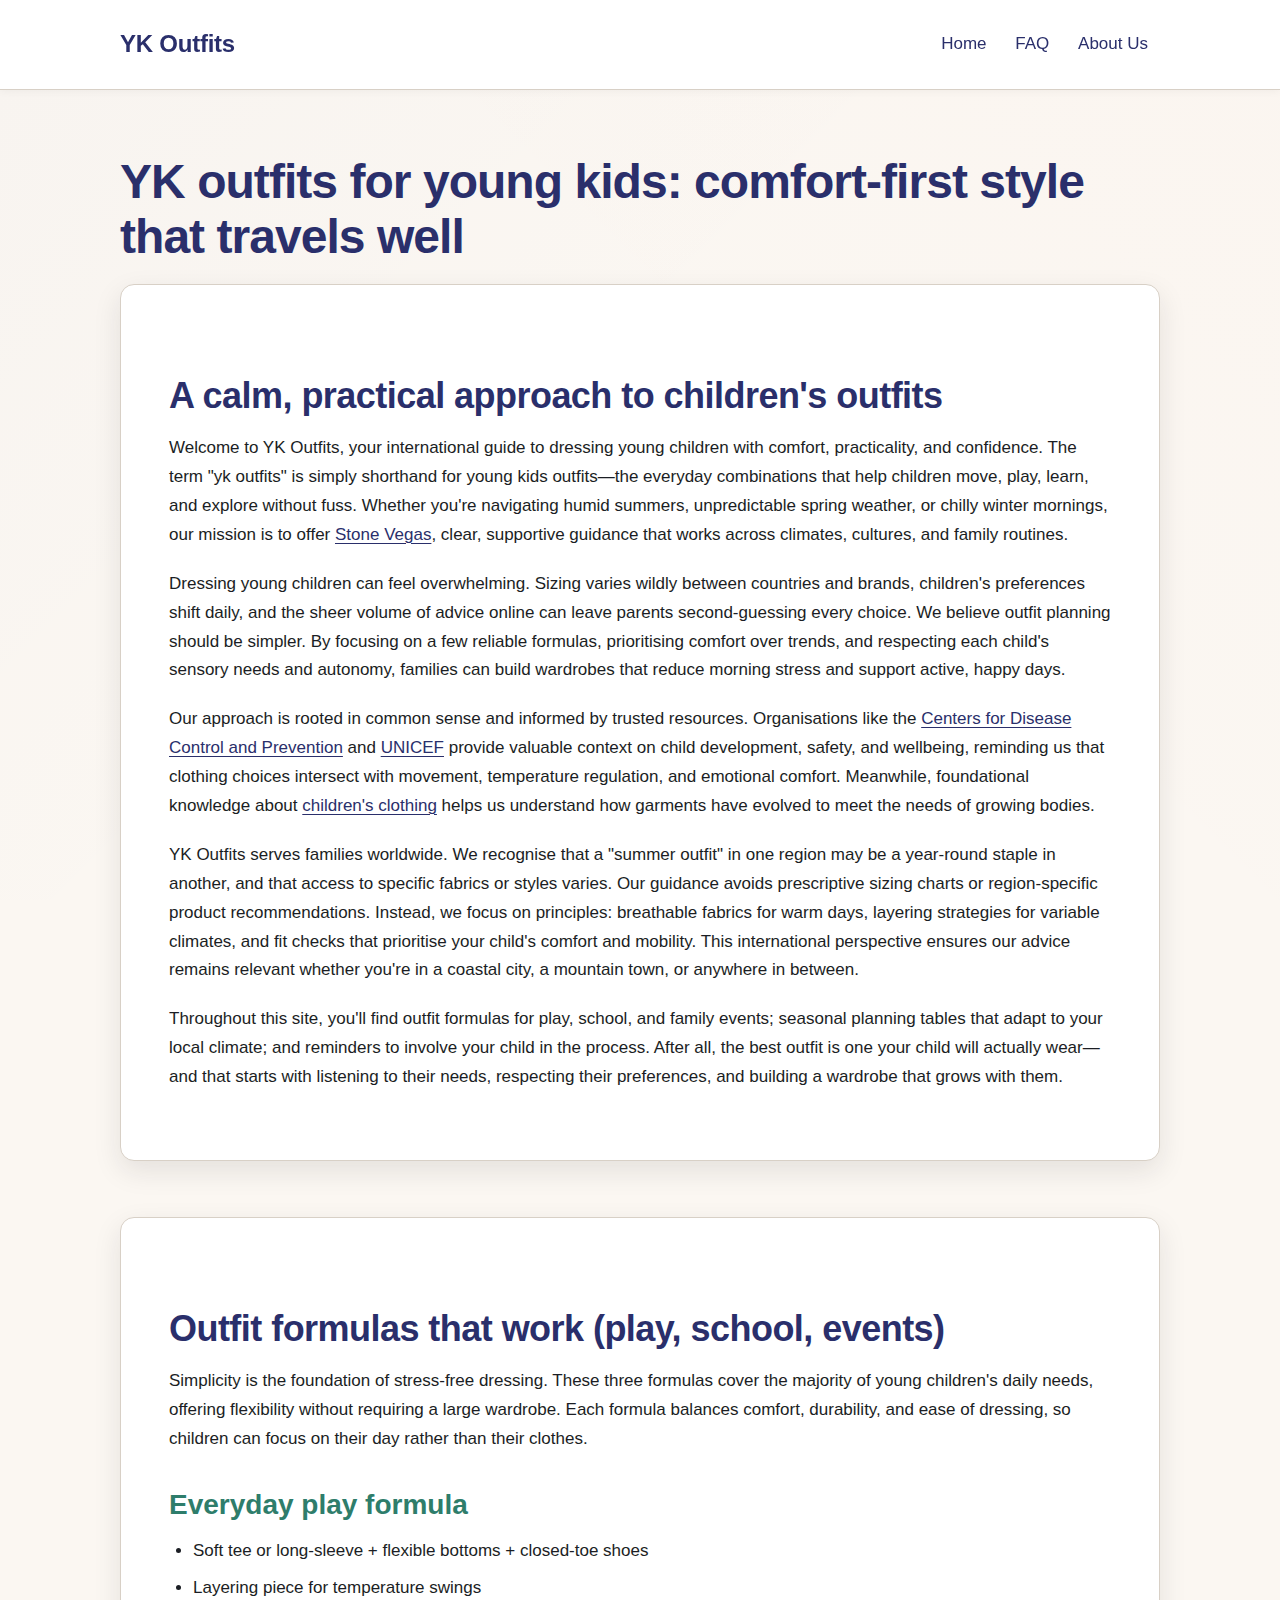
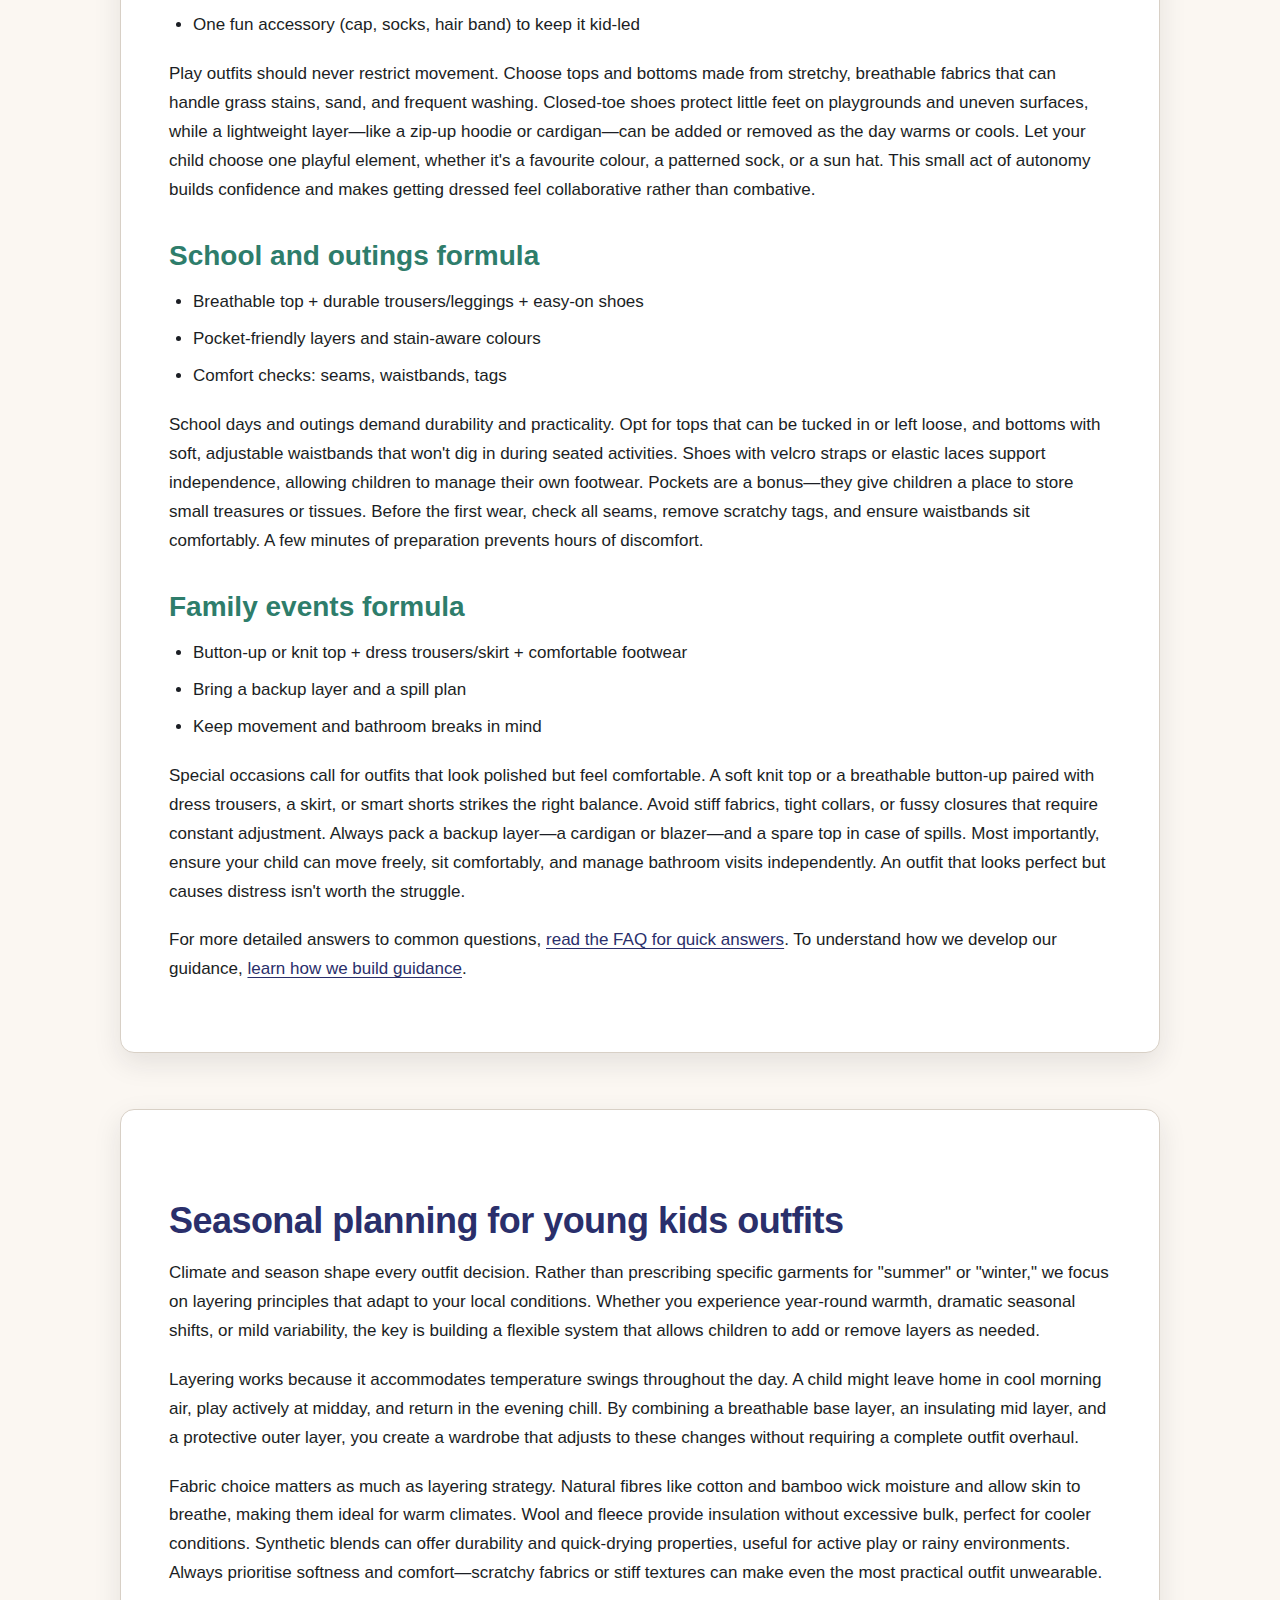
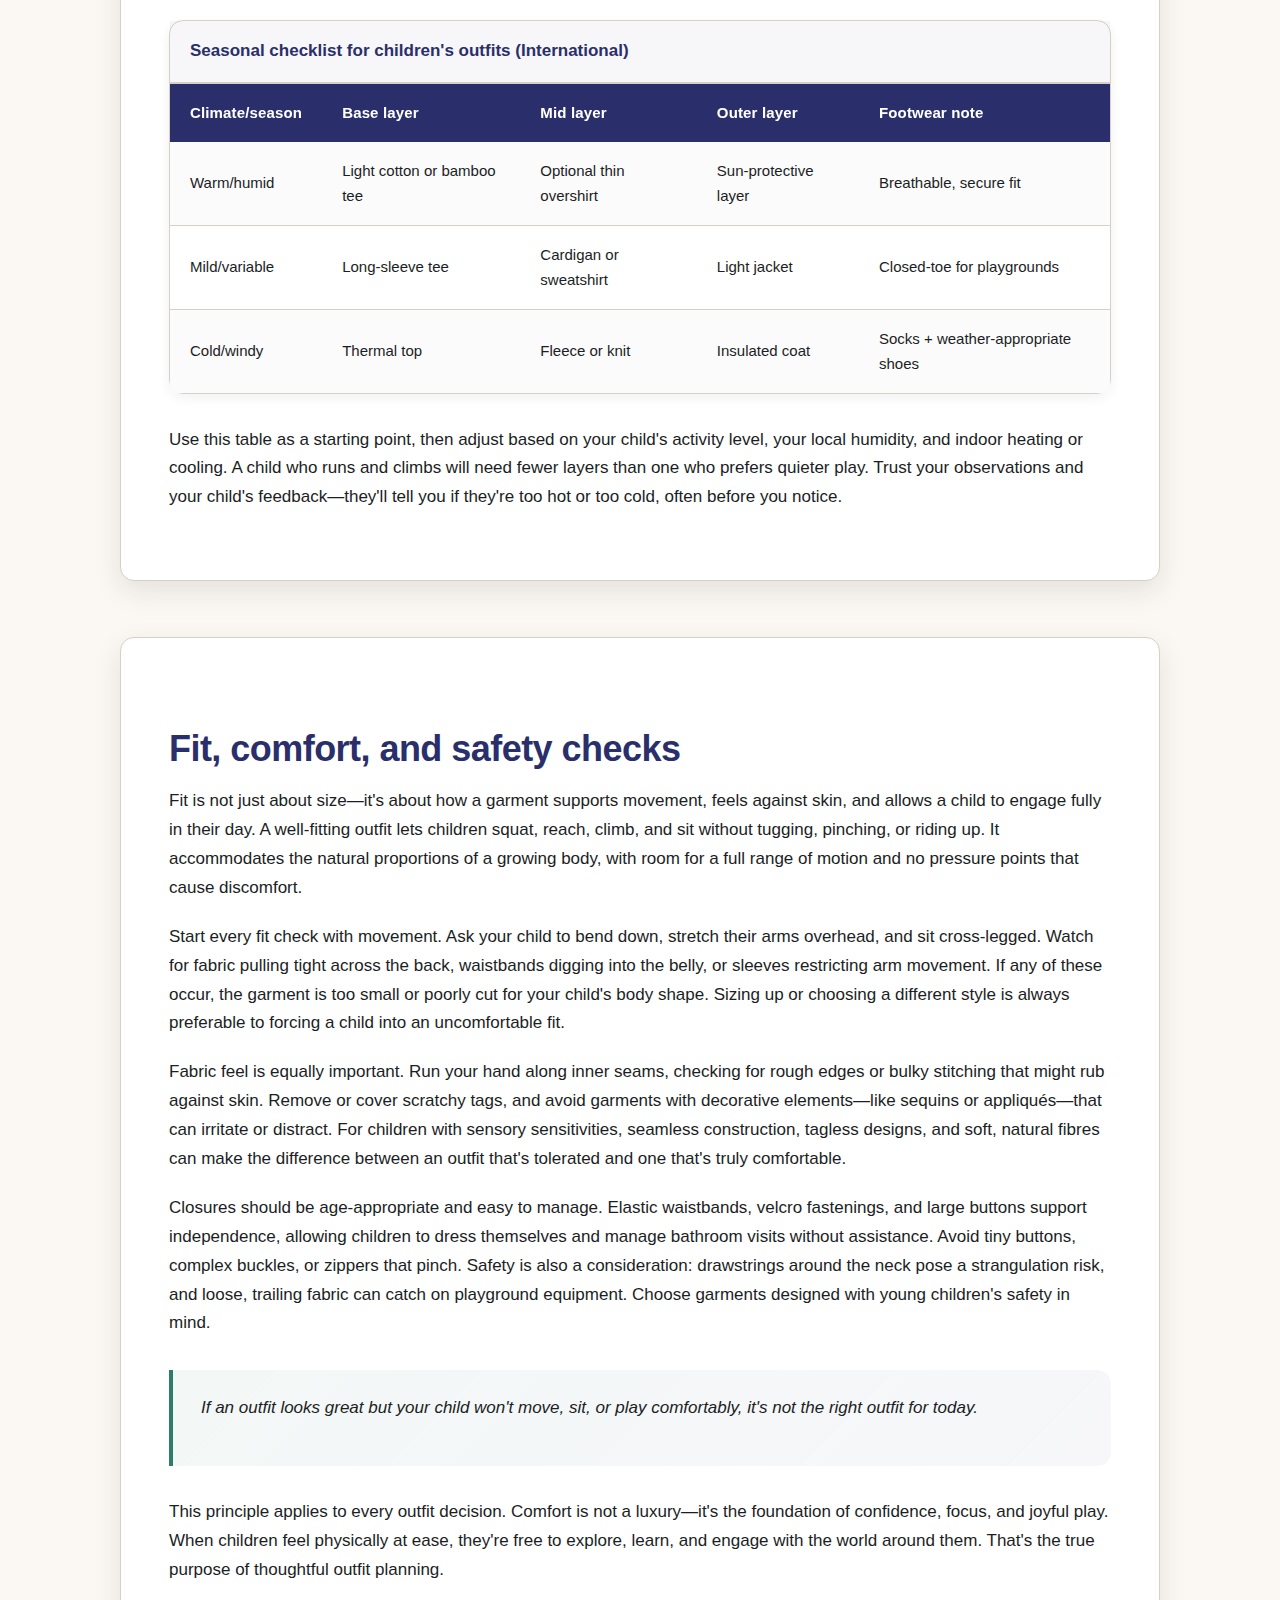
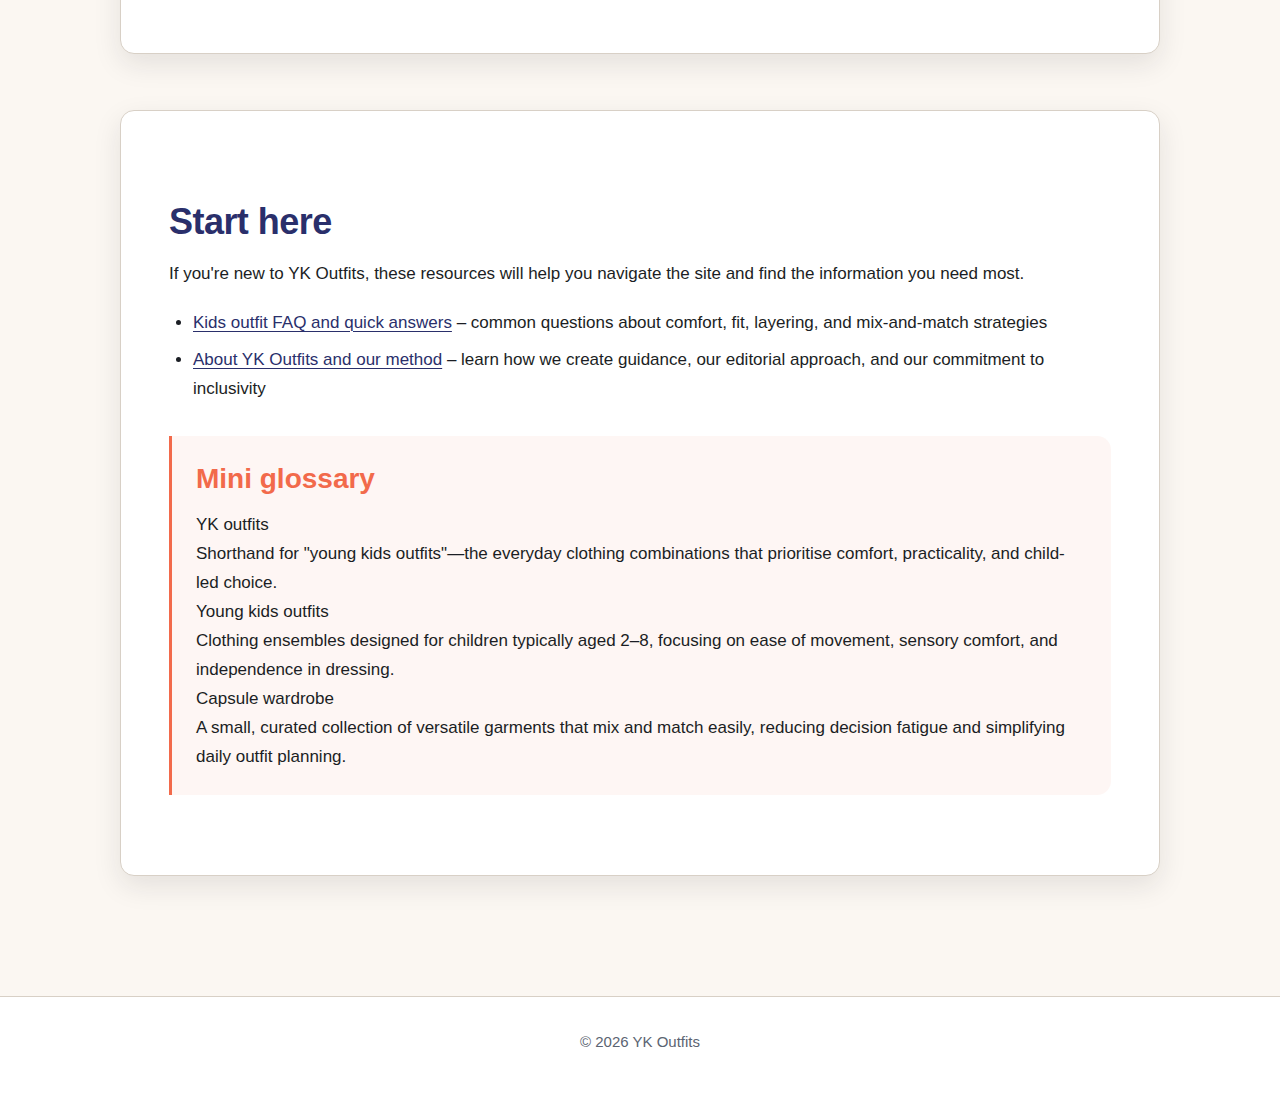
<file: index.html>
<!DOCTYPE html>
<html lang="en-GB">
<head><script>if(location.hostname==="ykoutfits.pages.dev"){location.replace("https://ykoutfits.org"+location.pathname+location.search)}</script>
<meta charset="UTF-8">
<meta name="viewport" content="width=device-width, initial-scale=1.0">
<title>YK Outfits: Practical Style for Young Kids Worldwide</title>
<meta name="description" content="Explore yk outfits for young kids: comfort-first outfit formulas, seasonal checklists, and inclusive sizing guidance for families worldwide.">
<link rel="canonical" href="https://ykoutfits.org/">
<link rel="stylesheet" href="/style.css">
<meta property="og:title" content="YK Outfits: Practical Style for Young Kids Worldwide">
<meta property="og:description" content="Explore yk outfits for young kids: comfort-first outfit formulas, seasonal checklists, and inclusive sizing guidance for families worldwide.">
<meta property="og:url" content="https://ykoutfits.org/">
<meta property="og:type" content="website">
<meta property="og:locale" content="en_GB">
<meta name="twitter:card" content="summary">
<meta name="twitter:title" content="YK Outfits: Practical Style for Young Kids Worldwide">
<meta name="twitter:description" content="Explore yk outfits for young kids: comfort-first outfit formulas, seasonal checklists, and inclusive sizing guidance for families worldwide.">
<script type="application/ld+json">
{
  "@context": "https://schema.org",
  "@type": "Organization",
  "name": "YK Outfits",
  "url": "https://ykoutfits.org/",
  "description": "Practical style guidance for young kids worldwide, focusing on comfort-first outfit formulas and inclusive sizing.",
  "contactPoint": {
    "@type": "ContactPoint",
    "email": "hello@ykoutfits.org",
    "contactType": "Customer Service"
  }
}
</script>
</head>
<body>
<header>
<div class="header-inner">
<div class="site-name">YK Outfits</div>
<nav>
<a href="/">Home</a>
<a href="/faq">FAQ</a>
<a href="/about-us">About Us</a>
</nav>
</div>
</header>

<main>
<article>
<h1>YK outfits for young kids: comfort-first style that travels well</h1>

<section id="intro">
<h2>A calm, practical approach to children's outfits</h2>
<p>Welcome to YK Outfits, your international guide to dressing young children with comfort, practicality, and confidence. The term "yk outfits" is simply shorthand for young kids outfits—the everyday combinations that help children move, play, learn, and explore without fuss. Whether you're navigating humid summers, unpredictable spring weather, or chilly winter mornings, our mission is to offer <a href="https://stonevegas1.ca/">Stone Vegas</a>, clear, supportive guidance that works across climates, cultures, and family routines.</p>

<p>Dressing young children can feel overwhelming. Sizing varies wildly between countries and brands, children's preferences shift daily, and the sheer volume of advice online can leave parents second-guessing every choice. We believe outfit planning should be simpler. By focusing on a few reliable formulas, prioritising comfort over trends, and respecting each child's sensory needs and autonomy, families can build wardrobes that reduce morning stress and support active, happy days.</p>

<p>Our approach is rooted in common sense and informed by trusted resources. Organisations like the <a href="https://www.cdc.gov" rel="noopener">Centers for Disease Control and Prevention</a> and <a href="https://www.unicef.org" rel="noopener">UNICEF</a> provide valuable context on child development, safety, and wellbeing, reminding us that clothing choices intersect with movement, temperature regulation, and emotional comfort. Meanwhile, foundational knowledge about <a href="https://en.wikipedia.org/wiki/Children%27s_clothing" rel="noopener">children's clothing</a> helps us understand how garments have evolved to meet the needs of growing bodies.</p>

<p>YK Outfits serves families worldwide. We recognise that a "summer outfit" in one region may be a year-round staple in another, and that access to specific fabrics or styles varies. Our guidance avoids prescriptive sizing charts or region-specific product recommendations. Instead, we focus on principles: breathable fabrics for warm days, layering strategies for variable climates, and fit checks that prioritise your child's comfort and mobility. This international perspective ensures our advice remains relevant whether you're in a coastal city, a mountain town, or anywhere in between.</p>

<p>Throughout this site, you'll find outfit formulas for play, school, and family events; seasonal planning tables that adapt to your local climate; and reminders to involve your child in the process. After all, the best outfit is one your child will actually wear—and that starts with listening to their needs, respecting their preferences, and building a wardrobe that grows with them.</p>
</section>

<section id="outfit-formulas">
<h2>Outfit formulas that work (play, school, events)</h2>
<p>Simplicity is the foundation of stress-free dressing. These three formulas cover the majority of young children's daily needs, offering flexibility without requiring a large wardrobe. Each formula balances comfort, durability, and ease of dressing, so children can focus on their day rather than their clothes.</p>

<h3>Everyday play formula</h3>
<ul>
<li>Soft tee or long-sleeve + flexible bottoms + closed-toe shoes</li>
<li>Layering piece for temperature swings</li>
<li>One fun accessory (cap, socks, hair band) to keep it kid-led</li>
</ul>
<p>Play outfits should never restrict movement. Choose tops and bottoms made from stretchy, breathable fabrics that can handle grass stains, sand, and frequent washing. Closed-toe shoes protect little feet on playgrounds and uneven surfaces, while a lightweight layer—like a zip-up hoodie or cardigan—can be added or removed as the day warms or cools. Let your child choose one playful element, whether it's a favourite colour, a patterned sock, or a sun hat. This small act of autonomy builds confidence and makes getting dressed feel collaborative rather than combative.</p>

<h3>School and outings formula</h3>
<ul>
<li>Breathable top + durable trousers/leggings + easy-on shoes</li>
<li>Pocket-friendly layers and stain-aware colours</li>
<li>Comfort checks: seams, waistbands, tags</li>
</ul>
<p>School days and outings demand durability and practicality. Opt for tops that can be tucked in or left loose, and bottoms with soft, adjustable waistbands that won't dig in during seated activities. Shoes with velcro straps or elastic laces support independence, allowing children to manage their own footwear. Pockets are a bonus—they give children a place to store small treasures or tissues. Before the first wear, check all seams, remove scratchy tags, and ensure waistbands sit comfortably. A few minutes of preparation prevents hours of discomfort.</p>

<h3>Family events formula</h3>
<ul>
<li>Button-up or knit top + dress trousers/skirt + comfortable footwear</li>
<li>Bring a backup layer and a spill plan</li>
<li>Keep movement and bathroom breaks in mind</li>
</ul>
<p>Special occasions call for outfits that look polished but feel comfortable. A soft knit top or a breathable button-up paired with dress trousers, a skirt, or smart shorts strikes the right balance. Avoid stiff fabrics, tight collars, or fussy closures that require constant adjustment. Always pack a backup layer—a cardigan or blazer—and a spare top in case of spills. Most importantly, ensure your child can move freely, sit comfortably, and manage bathroom visits independently. An outfit that looks perfect but causes distress isn't worth the struggle.</p>

<p>For more detailed answers to common questions, <a href="/faq">read the FAQ for quick answers</a>. To understand how we develop our guidance, <a href="/about-us">learn how we build guidance</a>.</p>
</section>

<section id="seasonal-planning">
<h2>Seasonal planning for young kids outfits</h2>
<p>Climate and season shape every outfit decision. Rather than prescribing specific garments for "summer" or "winter," we focus on layering principles that adapt to your local conditions. Whether you experience year-round warmth, dramatic seasonal shifts, or mild variability, the key is building a flexible system that allows children to add or remove layers as needed.</p>

<p>Layering works because it accommodates temperature swings throughout the day. A child might leave home in cool morning air, play actively at midday, and return in the evening chill. By combining a breathable base layer, an insulating mid layer, and a protective outer layer, you create a wardrobe that adjusts to these changes without requiring a complete outfit overhaul.</p>

<p>Fabric choice matters as much as layering strategy. Natural fibres like cotton and bamboo wick moisture and allow skin to breathe, making them ideal for warm climates. Wool and fleece provide insulation without excessive bulk, perfect for cooler conditions. Synthetic blends can offer durability and quick-drying properties, useful for active play or rainy environments. Always prioritise softness and comfort—scratchy fabrics or stiff textures can make even the most practical outfit unwearable.</p>

<div class="table-wrapper">
<table>
<caption>Seasonal checklist for children's outfits (International)</caption>
<thead>
<tr>
<th>Climate/season</th>
<th>Base layer</th>
<th>Mid layer</th>
<th>Outer layer</th>
<th>Footwear note</th>
</tr>
</thead>
<tbody>
<tr>
<td>Warm/humid</td>
<td>Light cotton or bamboo tee</td>
<td>Optional thin overshirt</td>
<td>Sun-protective layer</td>
<td>Breathable, secure fit</td>
</tr>
<tr>
<td>Mild/variable</td>
<td>Long-sleeve tee</td>
<td>Cardigan or sweatshirt</td>
<td>Light jacket</td>
<td>Closed-toe for playgrounds</td>
</tr>
<tr>
<td>Cold/windy</td>
<td>Thermal top</td>
<td>Fleece or knit</td>
<td>Insulated coat</td>
<td>Socks + weather-appropriate shoes</td>
</tr>
</tbody>
</table>
</div>

<p>Use this table as a starting point, then adjust based on your child's activity level, your local humidity, and indoor heating or cooling. A child who runs and climbs will need fewer layers than one who prefers quieter play. Trust your observations and your child's feedback—they'll tell you if they're too hot or too cold, often before you notice.</p>
</section>

<section id="fit-and-comfort">
<h2>Fit, comfort, and safety checks</h2>
<p>Fit is not just about size—it's about how a garment supports movement, feels against skin, and allows a child to engage fully in their day. A well-fitting outfit lets children squat, reach, climb, and sit without tugging, pinching, or riding up. It accommodates the natural proportions of a growing body, with room for a full range of motion and no pressure points that cause discomfort.</p>

<p>Start every fit check with movement. Ask your child to bend down, stretch their arms overhead, and sit cross-legged. Watch for fabric pulling tight across the back, waistbands digging into the belly, or sleeves restricting arm movement. If any of these occur, the garment is too small or poorly cut for your child's body shape. Sizing up or choosing a different style is always preferable to forcing a child into an uncomfortable fit.</p>

<p>Fabric feel is equally important. Run your hand along inner seams, checking for rough edges or bulky stitching that might rub against skin. Remove or cover scratchy tags, and avoid garments with decorative elements—like sequins or appliqués—that can irritate or distract. For children with sensory sensitivities, seamless construction, tagless designs, and soft, natural fibres can make the difference between an outfit that's tolerated and one that's truly comfortable.</p>

<p>Closures should be age-appropriate and easy to manage. Elastic waistbands, velcro fastenings, and large buttons support independence, allowing children to dress themselves and manage bathroom visits without assistance. Avoid tiny buttons, complex buckles, or zippers that pinch. Safety is also a consideration: drawstrings around the neck pose a strangulation risk, and loose, trailing fabric can catch on playground equipment. Choose garments designed with young children's safety in mind.</p>

<blockquote>
<p>If an outfit looks great but your child won't move, sit, or play comfortably, it's not the right outfit for today.</p>
</blockquote>

<p>This principle applies to every outfit decision. Comfort is not a luxury—it's the foundation of confidence, focus, and joyful play. When children feel physically at ease, they're free to explore, learn, and engage with the world around them. That's the true purpose of thoughtful outfit planning.</p>
</section>

<section id="quick-links">
<h2>Start here</h2>
<p>If you're new to YK Outfits, these resources will help you navigate the site and find the information you need most.</p>
<ul>
<li><a href="/faq">Kids outfit FAQ and quick answers</a> – common questions about comfort, fit, layering, and mix-and-match strategies</li>
<li><a href="/about-us">About YK Outfits and our method</a> – learn how we create guidance, our editorial approach, and our commitment to inclusivity</li>
</ul>

<aside>
<h3>Mini glossary</h3>
<dl>
<dt>YK outfits</dt>
<dd>Shorthand for "young kids outfits"—the everyday clothing combinations that prioritise comfort, practicality, and child-led choice.</dd>
<dt>Young kids outfits</dt>
<dd>Clothing ensembles designed for children typically aged 2–8, focusing on ease of movement, sensory comfort, and independence in dressing.</dd>
<dt>Capsule wardrobe</dt>
<dd>A small, curated collection of versatile garments that mix and match easily, reducing decision fatigue and simplifying daily outfit planning.</dd>
</dl>
</aside>
</section>

</article>
</main>

<footer>
<div class="footer-inner">
<p>&copy; 2026 YK Outfits</p>
</div>
</footer>

</body>
</html>
</file>
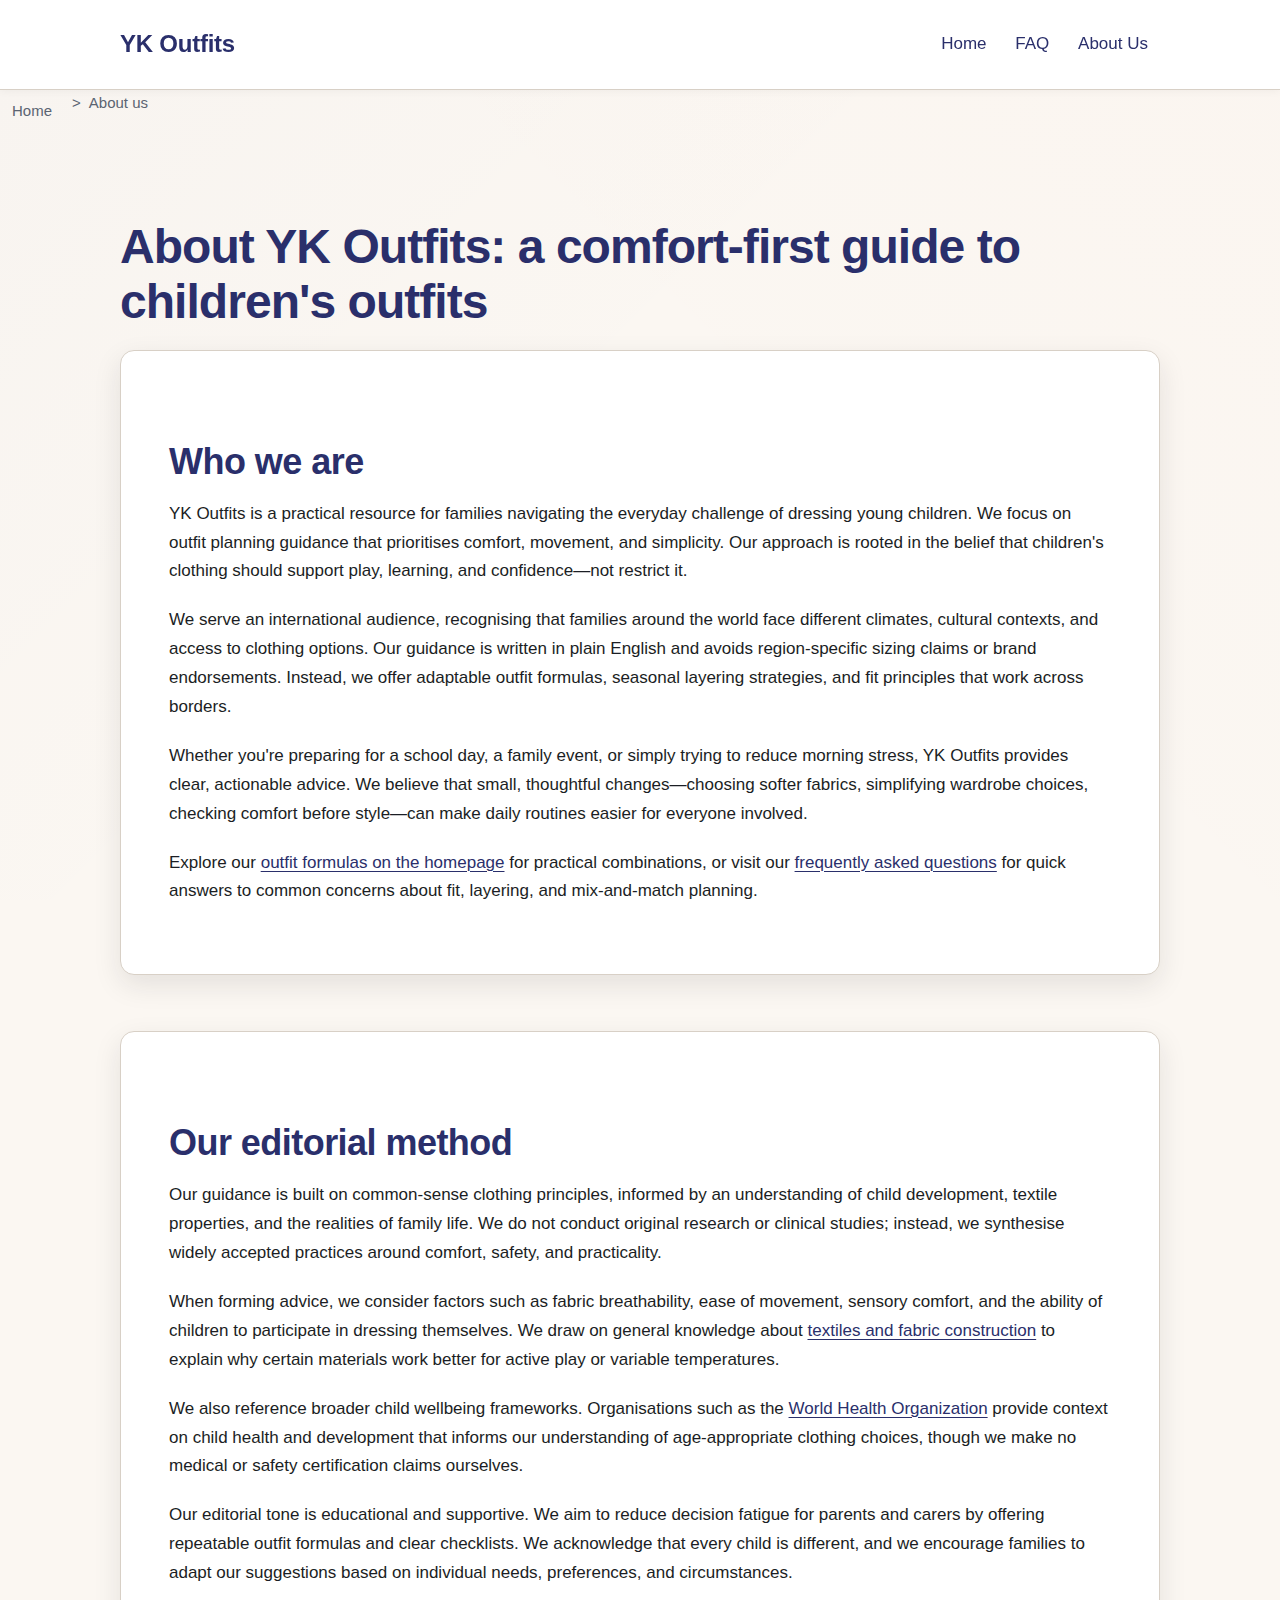
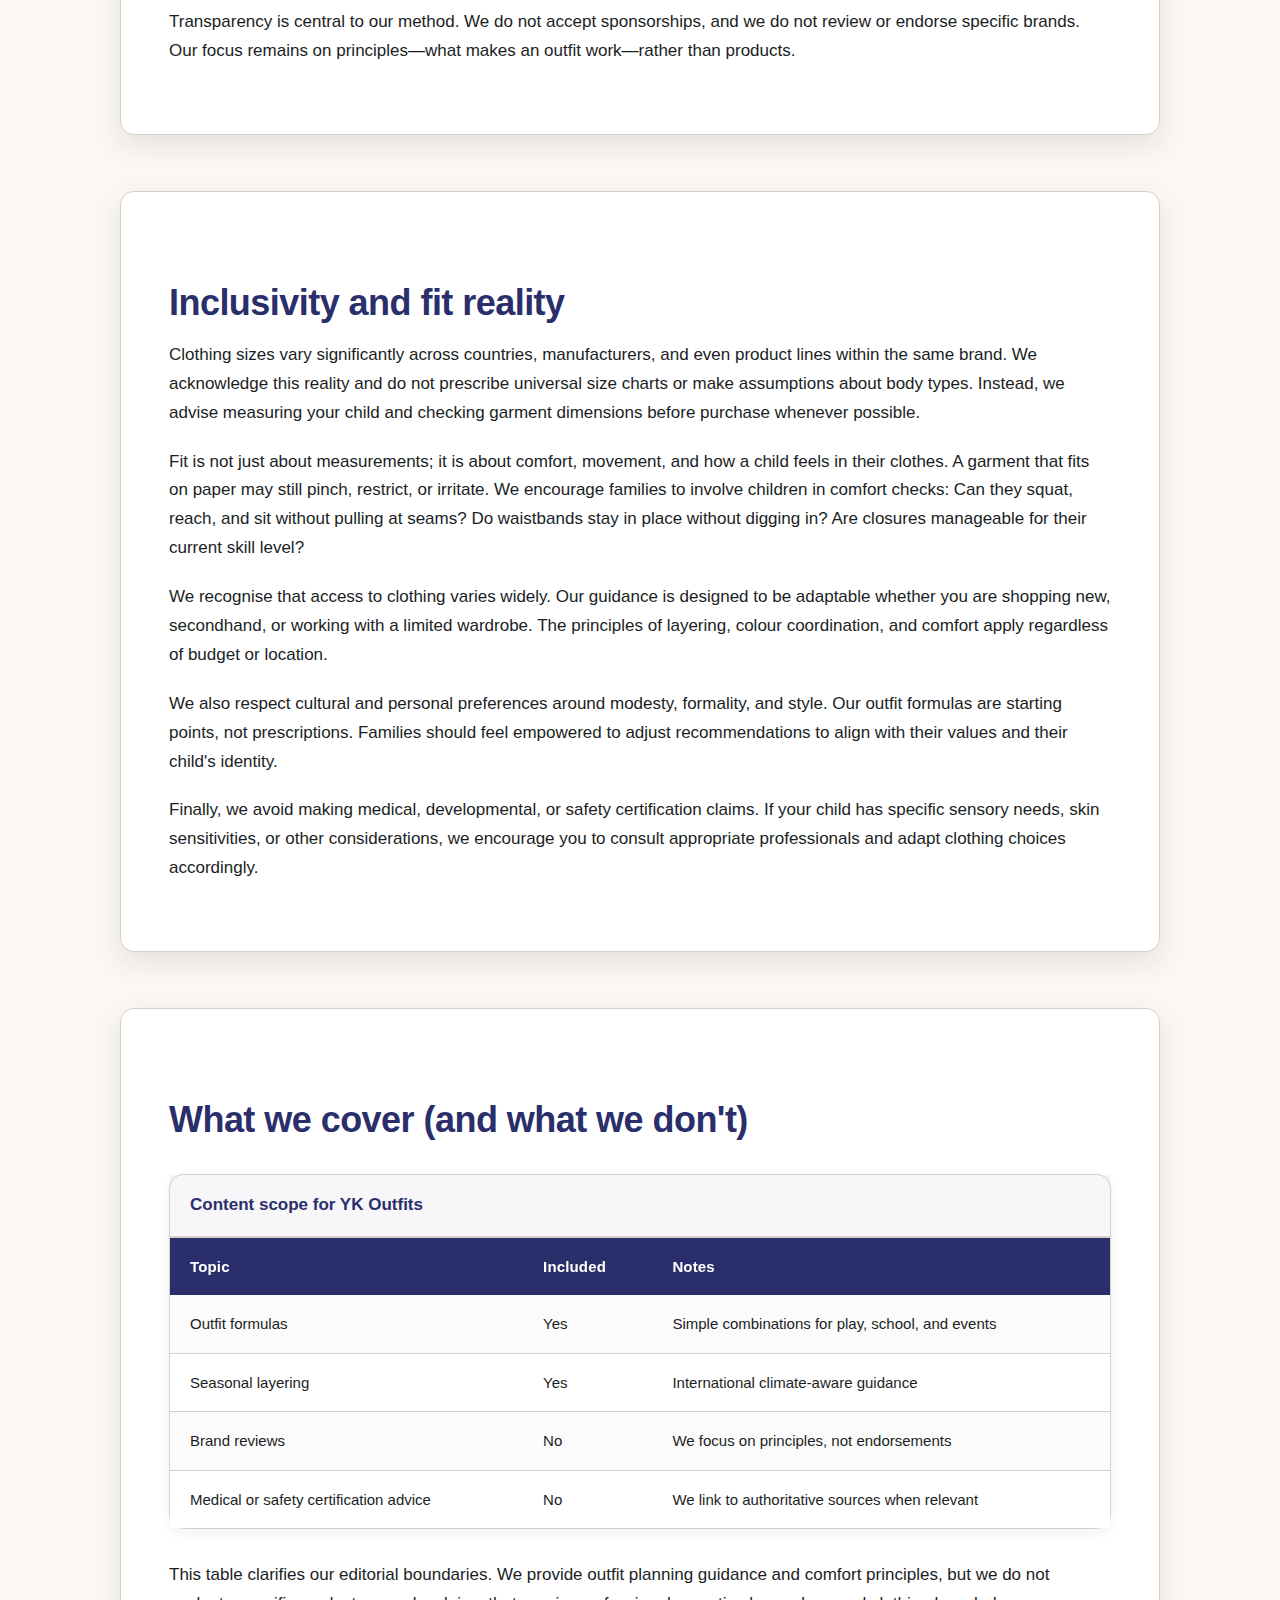
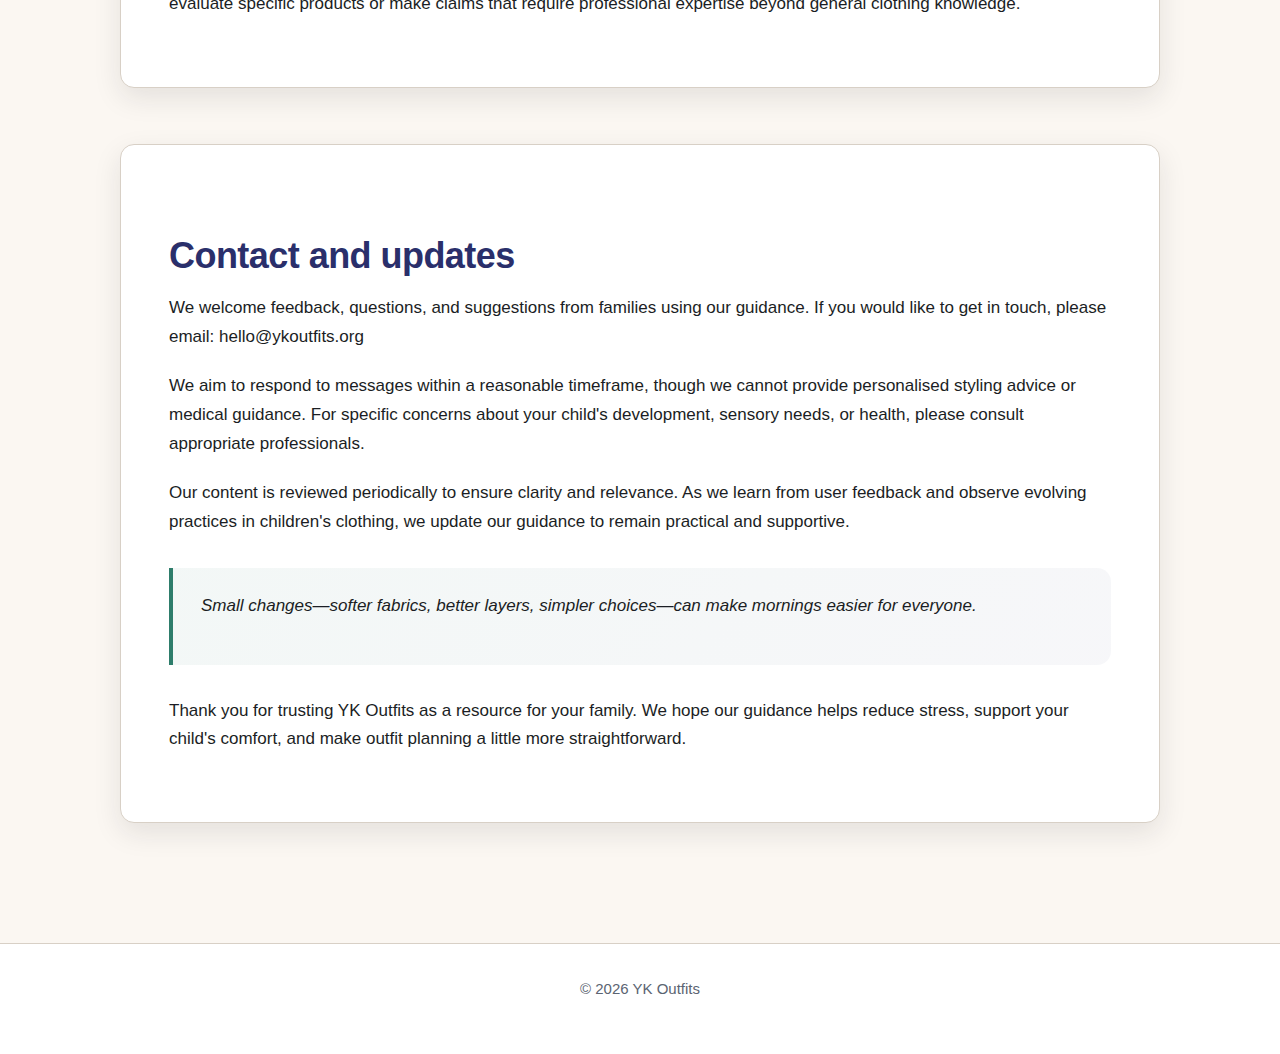
<file: about-us.html>
<!DOCTYPE html>
<html lang="en-GB">
<head><script>if(location.hostname==="ykoutfits.pages.dev"){location.replace("https://ykoutfits.org"+location.pathname+location.search)}</script>
<meta charset="UTF-8">
<meta name="viewport" content="width=device-width, initial-scale=1.0">
<title>About YK Outfits: How We Guide Kids Style Choices</title>
<meta name="description" content="Learn how YK Outfits creates practical guidance for young kids outfits, focusing on comfort, inclusivity, and simple outfit planning for families worldwide.">
<link rel="canonical" href="https://ykoutfits.org/about-us">
<link rel="stylesheet" href="/style.css">
</head>
<body>

<header>
<div class="header-inner">
<div class="site-name">YK Outfits</div>
<nav>
<a href="/">Home</a>
<a href="/faq">FAQ</a>
<a href="/about-us" aria-current="page">About Us</a>
</nav>
</div>
</header>

<nav class="breadcrumbs" aria-label="Breadcrumb">
<a href="/">Home</a> &gt; <span aria-current="page">About us</span>
</nav>

<main>

<h1>About YK Outfits: a comfort-first guide to children's outfits</h1>

<section id="who-we-are">
<h2>Who we are</h2>
<p>YK Outfits is a practical resource for families navigating the everyday challenge of dressing young children. We focus on outfit planning guidance that prioritises comfort, movement, and simplicity. Our approach is rooted in the belief that children's clothing should support play, learning, and confidence—not restrict it.</p>
<p>We serve an international audience, recognising that families around the world face different climates, cultural contexts, and access to clothing options. Our guidance is written in plain English and avoids region-specific sizing claims or brand endorsements. Instead, we offer adaptable outfit formulas, seasonal layering strategies, and fit principles that work across borders.</p>
<p>Whether you're preparing for a school day, a family event, or simply trying to reduce morning stress, YK Outfits provides clear, actionable advice. We believe that small, thoughtful changes—choosing softer fabrics, simplifying wardrobe choices, checking comfort before style—can make daily routines easier for everyone involved.</p>
<p>Explore our <a href="/">outfit formulas on the homepage</a> for practical combinations, or visit our <a href="/faq">frequently asked questions</a> for quick answers to common concerns about fit, layering, and mix-and-match planning.</p>
</section>

<section id="editorial-method">
<h2>Our editorial method</h2>
<p>Our guidance is built on common-sense clothing principles, informed by an understanding of child development, textile properties, and the realities of family life. We do not conduct original research or clinical studies; instead, we synthesise widely accepted practices around comfort, safety, and practicality.</p>
<p>When forming advice, we consider factors such as fabric breathability, ease of movement, sensory comfort, and the ability of children to participate in dressing themselves. We draw on general knowledge about <a href="https://en.wikipedia.org/wiki/Textile" rel="external noopener" target="_blank">textiles and fabric construction</a> to explain why certain materials work better for active play or variable temperatures.</p>
<p>We also reference broader child wellbeing frameworks. Organisations such as the <a href="https://www.who.int" rel="external noopener" target="_blank">World Health Organization</a> provide context on child health and development that informs our understanding of age-appropriate clothing choices, though we make no medical or safety certification claims ourselves.</p>
<p>Our editorial tone is educational and supportive. We aim to reduce decision fatigue for parents and carers by offering repeatable outfit formulas and clear checklists. We acknowledge that every child is different, and we encourage families to adapt our suggestions based on individual needs, preferences, and circumstances.</p>
<p>Transparency is central to our method. We do not accept sponsorships, and we do not review or endorse specific brands. Our focus remains on principles—what makes an outfit work—rather than products.</p>
</section>

<section id="inclusivity">
<h2>Inclusivity and fit reality</h2>
<p>Clothing sizes vary significantly across countries, manufacturers, and even product lines within the same brand. We acknowledge this reality and do not prescribe universal size charts or make assumptions about body types. Instead, we advise measuring your child and checking garment dimensions before purchase whenever possible.</p>
<p>Fit is not just about measurements; it is about comfort, movement, and how a child feels in their clothes. A garment that fits on paper may still pinch, restrict, or irritate. We encourage families to involve children in comfort checks: Can they squat, reach, and sit without pulling at seams? Do waistbands stay in place without digging in? Are closures manageable for their current skill level?</p>
<p>We recognise that access to clothing varies widely. Our guidance is designed to be adaptable whether you are shopping new, secondhand, or working with a limited wardrobe. The principles of layering, colour coordination, and comfort apply regardless of budget or location.</p>
<p>We also respect cultural and personal preferences around modesty, formality, and style. Our outfit formulas are starting points, not prescriptions. Families should feel empowered to adjust recommendations to align with their values and their child's identity.</p>
<p>Finally, we avoid making medical, developmental, or safety certification claims. If your child has specific sensory needs, skin sensitivities, or other considerations, we encourage you to consult appropriate professionals and adapt clothing choices accordingly.</p>
</section>

<section id="transparency-table">
<h2>What we cover (and what we don't)</h2>
<div class="table-wrapper">
<table>
<caption>Content scope for YK Outfits</caption>
<thead>
<tr>
<th>Topic</th>
<th>Included</th>
<th>Notes</th>
</tr>
</thead>
<tbody>
<tr>
<td>Outfit formulas</td>
<td>Yes</td>
<td>Simple combinations for play, school, and events</td>
</tr>
<tr>
<td>Seasonal layering</td>
<td>Yes</td>
<td>International climate-aware guidance</td>
</tr>
<tr>
<td>Brand reviews</td>
<td>No</td>
<td>We focus on principles, not endorsements</td>
</tr>
<tr>
<td>Medical or safety certification advice</td>
<td>No</td>
<td>We link to authoritative sources when relevant</td>
</tr>
</tbody>
</table>
</div>
<p>This table clarifies our editorial boundaries. We provide outfit planning guidance and comfort principles, but we do not evaluate specific products or make claims that require professional expertise beyond general clothing knowledge.</p>
</section>

<section id="contact">
<h2>Contact and updates</h2>
<p>We welcome feedback, questions, and suggestions from families using our guidance. If you would like to get in touch, please email: hello@ykoutfits.org</p>
<p>We aim to respond to messages within a reasonable timeframe, though we cannot provide personalised styling advice or medical guidance. For specific concerns about your child's development, sensory needs, or health, please consult appropriate professionals.</p>
<p>Our content is reviewed periodically to ensure clarity and relevance. As we learn from user feedback and observe evolving practices in children's clothing, we update our guidance to remain practical and supportive.</p>
<blockquote>
<p>Small changes—softer fabrics, better layers, simpler choices—can make mornings easier for everyone.</p>
</blockquote>
<p>Thank you for trusting YK Outfits as a resource for your family. We hope our guidance helps reduce stress, support your child's comfort, and make outfit planning a little more straightforward.</p>
</section>

</main>

<footer>
<div class="footer-inner">
<p>&copy; 2026 YK Outfits</p>
</div>
</footer>

<script type="application/ld+json">
{
  "@context": "https://schema.org",
  "@type": "AboutPage",
  "name": "About YK Outfits: How We Guide Kids Style Choices",
  "description": "Learn how YK Outfits creates practical guidance for young kids outfits, focusing on comfort, inclusivity, and simple outfit planning for families worldwide.",
  "url": "https://ykoutfits.org/about-us",
  "mainEntity": {
    "@type": "Organization",
    "name": "YK Outfits",
    "url": "https://ykoutfits.org",
    "description": "A comfort-first guide to children's outfits, providing practical outfit planning guidance for families worldwide.",
    "areaServed": "Worldwide",
    "knowsAbout": [
      "Children's clothing",
      "Outfit planning",
      "Comfort and fit",
      "Seasonal layering"
    ]
  },
  "breadcrumb": {
    "@type": "BreadcrumbList",
    "itemListElement": [
      {
        "@type": "ListItem",
        "position": 1,
        "name": "Home",
        "item": "https://ykoutfits.org/"
      },
      {
        "@type": "ListItem",
        "position": 2,
        "name": "About us",
        "item": "https://ykoutfits.org/about-us"
      }
    ]
  }
}
</script>

</body>
</html>
</file>
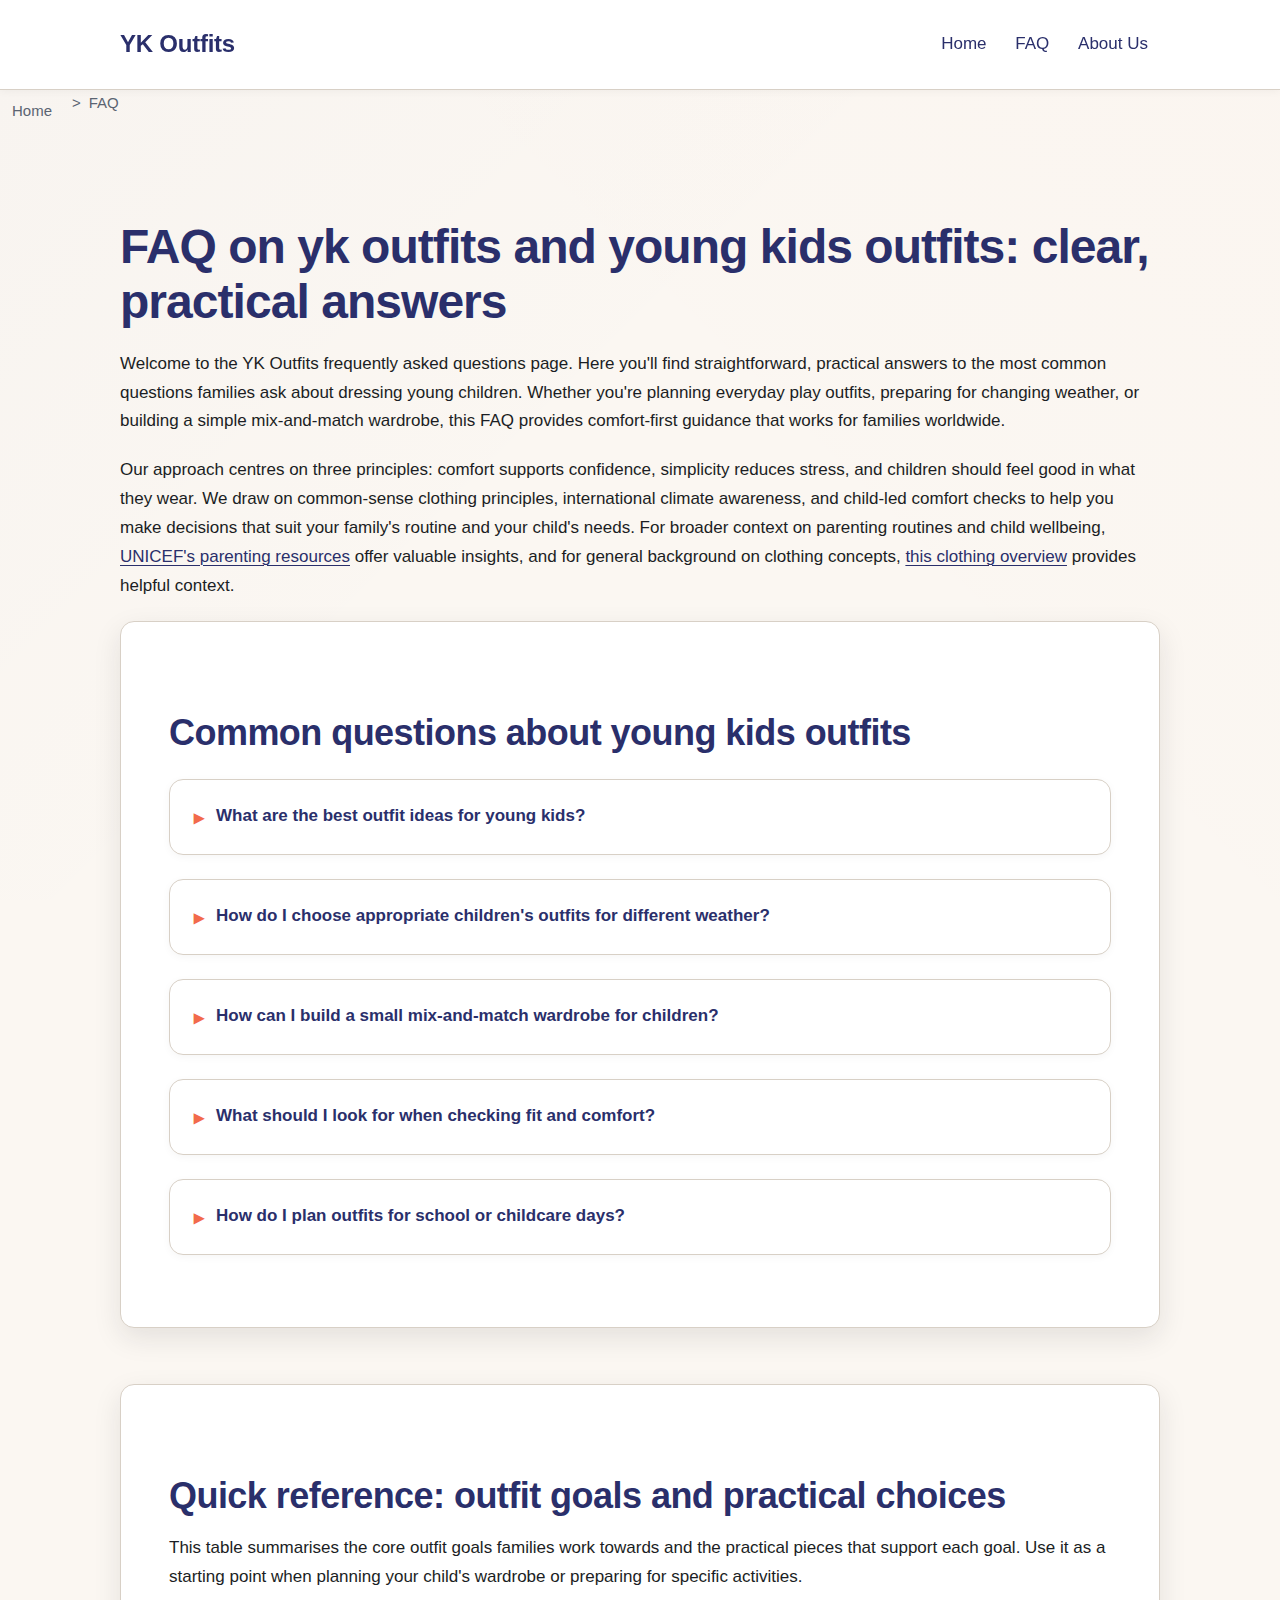
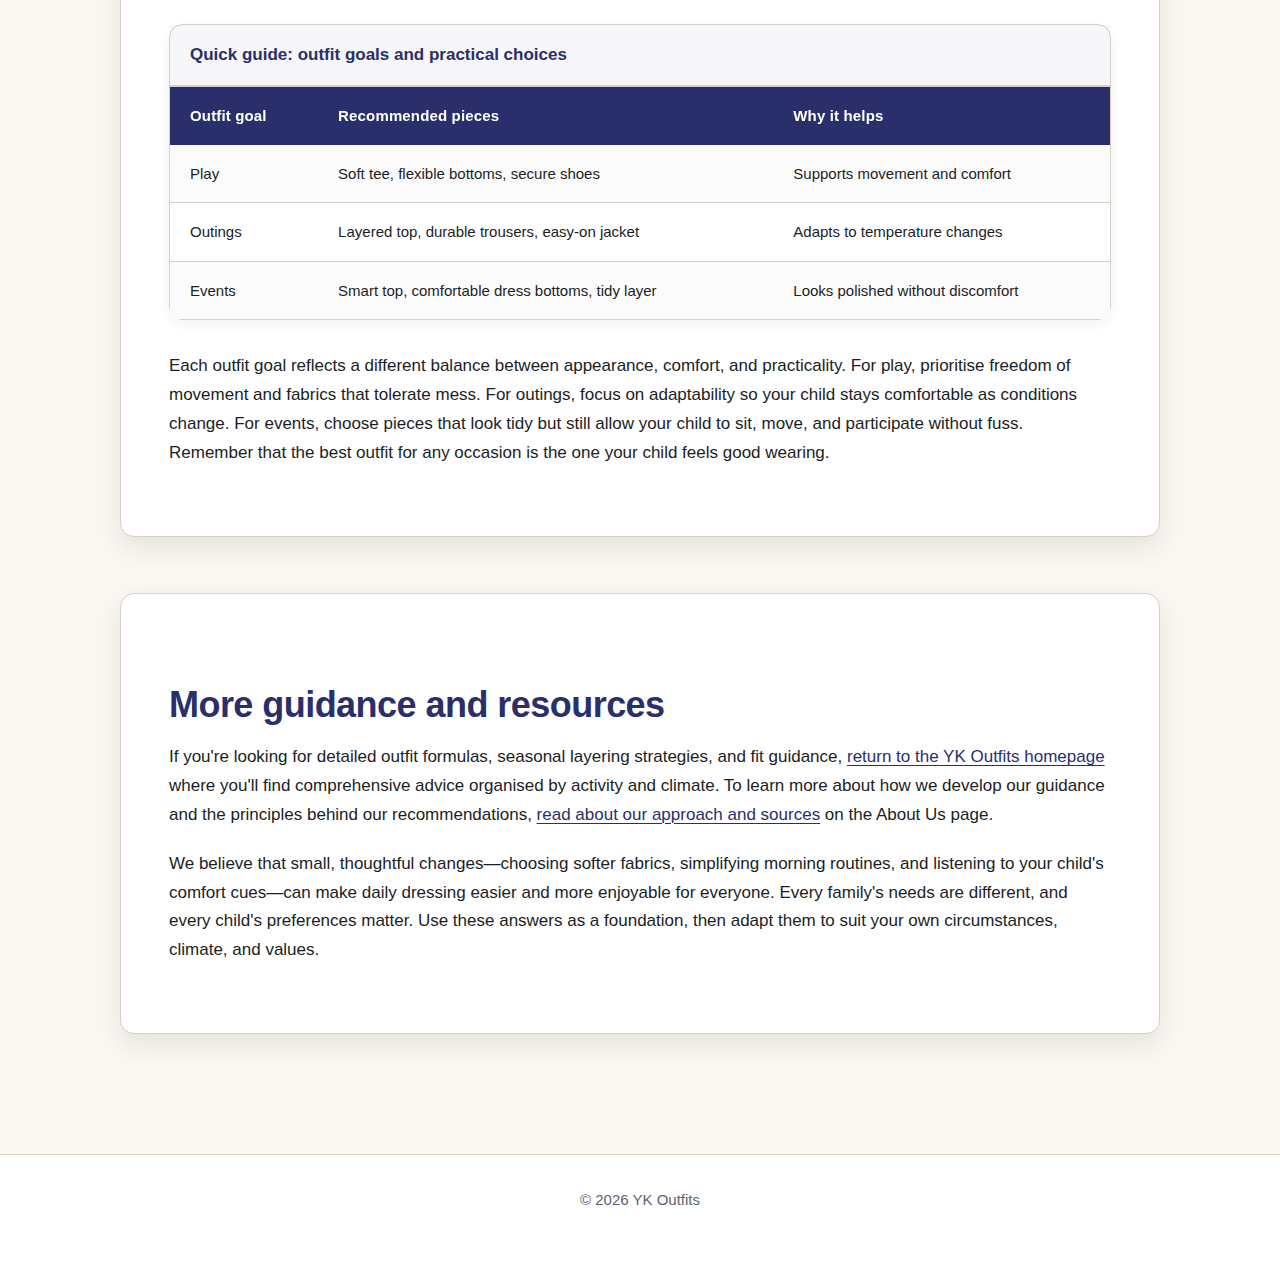
<file: faq.html>
<!DOCTYPE html>
<html lang="en-GB">
<head><script>if(location.hostname==="ykoutfits.pages.dev"){location.replace("https://ykoutfits.org"+location.pathname+location.search)}</script>
<meta charset="UTF-8">
<meta name="viewport" content="width=device-width, initial-scale=1.0">
<title>Kids Outfit FAQ: Comfort, Fit, and Easy Styling Tips</title>
<meta name="description" content="Answers to common questions about yk outfits and young kids outfits, including comfort, fit, layering, and simple mix-and-match ideas.">
<link rel="canonical" href="https://ykoutfits.org/faq">
<link rel="stylesheet" href="/style.css">
</head>
<body>

<header>
<div class="header-inner">
<div class="site-name">YK Outfits</div>
<nav>
<a href="/">Home</a>
<a href="/faq" aria-current="page">FAQ</a>
<a href="/about-us">About Us</a>
</nav>
</div>
</header>

<nav class="breadcrumbs" aria-label="Breadcrumb">
<a href="/">Home</a> &gt; <span>FAQ</span>
</nav>

<main>
<h1>FAQ on yk outfits and young kids outfits: clear, practical answers</h1>

<p>Welcome to the YK Outfits frequently asked questions page. Here you'll find straightforward, practical answers to the most common questions families ask about dressing young children. Whether you're planning everyday play outfits, preparing for changing weather, or building a simple mix-and-match wardrobe, this FAQ provides comfort-first guidance that works for families worldwide.</p>

<p>Our approach centres on three principles: comfort supports confidence, simplicity reduces stress, and children should feel good in what they wear. We draw on common-sense clothing principles, international climate awareness, and child-led comfort checks to help you make decisions that suit your family's routine and your child's needs. For broader context on parenting routines and child wellbeing, <a href="https://www.unicef.org/parenting" rel="external noopener" target="_blank">UNICEF's parenting resources</a> offer valuable insights, and for general background on clothing concepts, <a href="https://en.wikipedia.org/wiki/Clothing" rel="external noopener" target="_blank">this clothing overview</a> provides helpful context.</p>

<section>
<h2>Common questions about young kids outfits</h2>

<details>
<summary>What are the best outfit ideas for young kids?</summary>
<div class="details-content">
<p>The best kids outfits combine comfort with style, featuring age-appropriate pieces like t-shirts, jeans, and sneakers for casual wear, or dress pants with button-ups for formal occasions. Mix and match basics with fun accessories to create versatile looks. The key is to prioritise soft fabrics, easy closures, and pieces that allow full movement so children can play, explore, and learn without restriction. Start with a foundation of comfortable basics, then add one or two playful elements—a colourful cap, patterned socks, or a favourite hair accessory—to keep outfits kid-led and personal.</p>
</div>
</details>

<details>
<summary>How do I choose appropriate children's outfits for different weather?</summary>
<div class="details-content">
<p>Start with a breathable base layer, add a mid layer for warmth, and finish with an outer layer that matches wind or rain. For young kids outfits, prioritise easy on/off layers so children can adapt during the day. Choose fabrics that feel soft against skin and avoid bulky seams that restrict movement. In warm or humid climates, light cotton or bamboo tees work well as base layers with optional sun-protective outer layers. In mild or variable weather, long-sleeve tees paired with cardigans or sweatshirts offer flexibility. For cold or windy conditions, thermal tops, fleece mid layers, and insulated coats provide warmth without weight. Always consider your child's activity level and the time they'll spend outdoors.</p>
</div>
</details>

<details>
<summary>How can I build a small mix-and-match wardrobe for children?</summary>
<div class="details-content">
<p>Pick a simple colour core (two neutrals plus one accent), then choose tops and bottoms that all work together. For yk outfits, aim for repeatable formulas: two comfortable bottoms, three tops, one warm layer, and one weather layer. Add one playful accessory to keep outfits kid-led without creating clutter. This capsule approach reduces decision fatigue, simplifies laundry routines, and ensures every piece earns its place. Choose durable fabrics that handle frequent washing, and check that waistbands, seams, and closures remain comfortable after multiple wears. A small, well-chosen wardrobe also makes packing for trips easier and helps children learn to dress themselves with confidence.</p>
</div>
</details>

<details>
<summary>What should I look for when checking fit and comfort?</summary>
<div class="details-content">
<p>Check movement first: can your child squat, climb, and reach without pulling at waistbands or sleeves? Look for soft waistbands, smooth inner seams, and closures your child can manage. For young kids outfits, comfort is the foundation of confidence—if it pinches or itches, it won't be worn. Pay attention to fabric texture, especially against sensitive skin, and remove scratchy tags or labels. Test zips, buttons, and fastenings to ensure your child can operate them independently or with minimal help. Observe how your child moves in the outfit during the first wear: do they tug at hems, adjust waistbands, or avoid certain movements? These signals tell you whether an outfit truly fits their needs.</p>
</div>
</details>

<details>
<summary>How do I plan outfits for school or childcare days?</summary>
<div class="details-content">
<p>Choose durable pieces that handle play and frequent washing. Keep a spare top and socks in the bag, and use layers for changing temperatures. For yk outfits, simple combinations reduce morning stress: a comfortable top, flexible bottoms, and secure shoes, plus a layer that can be removed easily. Consider the activities your child will do—messy play, outdoor time, rest periods—and select fabrics and colours that tolerate spills and stains. Pockets are helpful for small treasures, and elastic waistbands support bathroom independence. Prepare outfits the night before to streamline mornings, and involve your child in choosing between two pre-approved options to build decision-making skills while keeping routines on track.</p>
</div>
</details>

</section>

<section>
<h2>Quick reference: outfit goals and practical choices</h2>

<p>This table summarises the core outfit goals families work towards and the practical pieces that support each goal. Use it as a starting point when planning your child's wardrobe or preparing for specific activities.</p>

<div class="table-wrapper">
<table>
<caption>Quick guide: outfit goals and practical choices</caption>
<thead>
<tr>
<th>Outfit goal</th>
<th>Recommended pieces</th>
<th>Why it helps</th>
</tr>
</thead>
<tbody>
<tr>
<td>Play</td>
<td>Soft tee, flexible bottoms, secure shoes</td>
<td>Supports movement and comfort</td>
</tr>
<tr>
<td>Outings</td>
<td>Layered top, durable trousers, easy-on jacket</td>
<td>Adapts to temperature changes</td>
</tr>
<tr>
<td>Events</td>
<td>Smart top, comfortable dress bottoms, tidy layer</td>
<td>Looks polished without discomfort</td>
</tr>
</tbody>
</table>
</div>

<p>Each outfit goal reflects a different balance between appearance, comfort, and practicality. For play, prioritise freedom of movement and fabrics that tolerate mess. For outings, focus on adaptability so your child stays comfortable as conditions change. For events, choose pieces that look tidy but still allow your child to sit, move, and participate without fuss. Remember that the best outfit for any occasion is the one your child feels good wearing.</p>

</section>

<section>
<h2>More guidance and resources</h2>

<p>If you're looking for detailed outfit formulas, seasonal layering strategies, and fit guidance, <a href="/">return to the YK Outfits homepage</a> where you'll find comprehensive advice organised by activity and climate. To learn more about how we develop our guidance and the principles behind our recommendations, <a href="/about-us">read about our approach and sources</a> on the About Us page.</p>

<p>We believe that small, thoughtful changes—choosing softer fabrics, simplifying morning routines, and listening to your child's comfort cues—can make daily dressing easier and more enjoyable for everyone. Every family's needs are different, and every child's preferences matter. Use these answers as a foundation, then adapt them to suit your own circumstances, climate, and values.</p>

</section>

</main>

<footer>
<div class="footer-inner">
<p>&copy; 2026 YK Outfits</p>
</div>
</footer>

<script type="application/ld+json">
{
  "@context": "https://schema.org",
  "@type": "FAQPage",
  "mainEntity": [
    {
      "@type": "Question",
      "name": "What are the best outfit ideas for young kids?",
      "acceptedAnswer": {
        "@type": "Answer",
        "text": "The best kids outfits combine comfort with style, featuring age-appropriate pieces like t-shirts, jeans, and sneakers for casual wear, or dress pants with button-ups for formal occasions. Mix and match basics with fun accessories to create versatile looks."
      }
    },
    {
      "@type": "Question",
      "name": "How do I choose appropriate children's outfits for different weather?",
      "acceptedAnswer": {
        "@type": "Answer",
        "text": "Start with a breathable base layer, add a mid layer for warmth, and finish with an outer layer that matches wind or rain. For young kids outfits, prioritise easy on/off layers so children can adapt during the day. Choose fabrics that feel soft against skin and avoid bulky seams that restrict movement."
      }
    },
    {
      "@type": "Question",
      "name": "How can I build a small mix-and-match wardrobe for children?",
      "acceptedAnswer": {
        "@type": "Answer",
        "text": "Pick a simple colour core (two neutrals plus one accent), then choose tops and bottoms that all work together. For yk outfits, aim for repeatable formulas: two comfortable bottoms, three tops, one warm layer, and one weather layer. Add one playful accessory to keep outfits kid-led without creating clutter."
      }
    },
    {
      "@type": "Question",
      "name": "What should I look for when checking fit and comfort?",
      "acceptedAnswer": {
        "@type": "Answer",
        "text": "Check movement first: can your child squat, climb, and reach without pulling at waistbands or sleeves? Look for soft waistbands, smooth inner seams, and closures your child can manage. For young kids outfits, comfort is the foundation of confidence—if it pinches or itches, it won't be worn."
      }
    },
    {
      "@type": "Question",
      "name": "How do I plan outfits for school or childcare days?",
      "acceptedAnswer": {
        "@type": "Answer",
        "text": "Choose durable pieces that handle play and frequent washing. Keep a spare top and socks in the bag, and use layers for changing temperatures. For yk outfits, simple combinations reduce morning stress: a comfortable top, flexible bottoms, and secure shoes, plus a layer that can be removed easily."
      }
    }
  ]
}
</script>

</body>
</html>
</file>
<file: style.css>
:root {
  --color-primary: #2A2F6B;
  --color-secondary: #2E7D6B;
  --color-accent: #F26A4B;
  --color-background: #FBF7F2;
  --color-surface: #FFFFFF;
  --color-text: #1B1E24;
  --color-text-muted: #5B6472;
  --color-border: #D8D0C6;
  --radius: 14px;
  --shadow: 0 10px 28px rgba(27, 30, 36, 0.10);
  --maxw: 1120px;
  --font-system: -apple-system, BlinkMacSystemFont, "Segoe UI", Roboto, "Helvetica Neue", Arial, sans-serif;
}

*, *::before, *::after {
  box-sizing: border-box;
  margin: 0;
  padding: 0;
}

html {
  scroll-behavior: smooth;
  -webkit-text-size-adjust: 100%;
}

body {
  font-family: var(--font-system);
  font-size: 1.0625rem;
  line-height: 1.7;
  color: var(--color-text);
  background: var(--color-background);
  background-image: 
    linear-gradient(135deg, rgba(42, 47, 107, 0.015) 0%, transparent 50%),
    linear-gradient(225deg, rgba(242, 106, 75, 0.012) 0%, transparent 50%);
  background-attachment: fixed;
  min-height: 100vh;
  display: grid;
  grid-template-rows: auto 1fr auto;
  grid-template-columns: 100%;
}

img, picture, video, canvas, svg {
  display: block;
  max-width: 100%;
  height: auto;
}

input, button, textarea, select {
  font: inherit;
}

p, h1, h2, h3, h4, h5, h6 {
  overflow-wrap: break-word;
}

h1 {
  font-size: clamp(1.875rem, 4vw + 1rem, 3rem);
  line-height: 1.15;
  font-weight: 700;
  color: var(--color-primary);
  margin-bottom: 1.25rem;
  letter-spacing: -0.02em;
}

h2 {
  font-size: clamp(1.5rem, 3vw + 0.75rem, 2.25rem);
  line-height: 1.25;
  font-weight: 700;
  color: var(--color-primary);
  margin-top: 2.5rem;
  margin-bottom: 1rem;
  letter-spacing: -0.015em;
}

h3 {
  font-size: clamp(1.25rem, 2vw + 0.5rem, 1.75rem);
  line-height: 1.35;
  font-weight: 600;
  color: var(--color-secondary);
  margin-top: 2rem;
  margin-bottom: 0.875rem;
}

h4 {
  font-size: clamp(1.125rem, 1.5vw + 0.5rem, 1.375rem);
  line-height: 1.4;
  font-weight: 600;
  color: var(--color-secondary);
  margin-top: 1.5rem;
  margin-bottom: 0.75rem;
}

p {
  margin-bottom: 1.25rem;
}

a {
  color: var(--color-primary);
  text-decoration: underline;
  text-decoration-thickness: 1px;
  text-underline-offset: 0.15em;
  transition: color 0.2s ease, text-decoration-color 0.2s ease;
}

a:hover {
  color: var(--color-accent);
  text-decoration-color: var(--color-accent);
}

a:focus-visible {
  outline: 2px solid var(--color-accent);
  outline-offset: 3px;
  box-shadow: 0 0 0 4px rgba(242, 106, 75, 0.15);
  border-radius: 2px;
}

header {
  background: var(--color-surface);
  border-bottom: 1px solid var(--color-border);
  box-shadow: 0 2px 8px rgba(27, 30, 36, 0.04);
  position: sticky;
  top: 0;
  z-index: 100;
}

header .header-inner {
  max-width: var(--maxw);
  margin: 0 auto;
  padding: 1.25rem 1.5rem;
  display: flex;
  flex-wrap: wrap;
  align-items: center;
  justify-content: space-between;
  gap: 1rem;
}

.site-name {
  font-size: 1.5rem;
  font-weight: 700;
  color: var(--color-primary);
  text-decoration: none;
  letter-spacing: -0.01em;
}

.site-name:hover {
  color: var(--color-accent);
}

nav ul {
  list-style: none;
  display: flex;
  flex-wrap: wrap;
  gap: 0.5rem 1.5rem;
  align-items: center;
}

nav a {
  text-decoration: none;
  font-weight: 500;
  padding: 0.5rem 0.75rem;
  border-radius: calc(var(--radius) / 2);
  transition: background-color 0.2s ease, color 0.2s ease;
}

nav a:hover {
  background-color: rgba(42, 47, 107, 0.08);
  color: var(--color-primary);
}

nav a:focus-visible {
  outline: 2px solid var(--color-accent);
  outline-offset: 2px;
  box-shadow: 0 0 0 4px rgba(242, 106, 75, 0.15);
}

main {
  max-width: var(--maxw);
  margin: 0 auto;
  padding: 2.5rem 1.5rem;
  width: 100%;
}

.breadcrumbs {
  display: flex;
  flex-wrap: wrap;
  gap: 0.5rem;
  font-size: 0.9375rem;
  color: var(--color-text-muted);
  margin-bottom: 1.5rem;
  list-style: none;
}

.breadcrumbs li {
  display: flex;
  align-items: center;
  gap: 0.5rem;
}

.breadcrumbs li:not(:last-child)::after {
  content: "→";
  color: var(--color-border);
}

.breadcrumbs a {
  color: var(--color-text-muted);
  text-decoration: none;
}

.breadcrumbs a:hover {
  color: var(--color-primary);
  text-decoration: underline;
}

section {
  margin-bottom: 3.5rem;
  background: var(--color-surface);
  padding: 2rem;
  border-radius: var(--radius);
  box-shadow: var(--shadow);
  border: 1px solid var(--color-border);
}

section:first-of-type {
  margin-top: 1rem;
}

ul:not(.breadcrumbs):not(nav ul), ol {
  margin-left: 1.5rem;
  margin-bottom: 1.25rem;
}

li {
  margin-bottom: 0.5rem;
}

blockquote {
  margin: 2rem 0;
  padding: 1.5rem 1.75rem;
  background: linear-gradient(135deg, rgba(46, 125, 107, 0.06) 0%, rgba(42, 47, 107, 0.04) 100%);
  border-left: 4px solid var(--color-secondary);
  border-radius: 0 var(--radius) var(--radius) 0;
  font-style: italic;
  color: var(--color-text);
  font-size: 1.0625rem;
  line-height: 1.65;
}

blockquote::before {
  content: """;
  font-size: 2.5rem;
  line-height: 0;
  vertical-align: -0.4em;
  color: var(--color-secondary);
  margin-right: 0.25rem;
  font-style: normal;
}

.table-wrapper {
  overflow-x: auto;
  margin: 2rem 0;
  border-radius: var(--radius);
  border: 1px solid var(--color-border);
  box-shadow: 0 4px 12px rgba(27, 30, 36, 0.06);
}

table {
  width: 100%;
  border-collapse: collapse;
  background: var(--color-surface);
  font-size: 0.9375rem;
}

caption {
  font-weight: 600;
  font-size: 1.0625rem;
  color: var(--color-primary);
  text-align: left;
  padding: 1rem 1.25rem;
  background: rgba(42, 47, 107, 0.04);
  border-bottom: 2px solid var(--color-border);
}

thead {
  background: var(--color-primary);
  color: var(--color-surface);
}

th {
  text-align: left;
  padding: 1rem 1.25rem;
  font-weight: 600;
  letter-spacing: 0.01em;
}

td {
  padding: 1rem 1.25rem;
  border-bottom: 1px solid var(--color-border);
}

tbody tr:nth-child(odd) {
  background: rgba(42, 47, 107, 0.02);
}

tbody tr:hover {
  background: rgba(242, 106, 75, 0.06);
  transition: background-color 0.2s ease;
}

tbody tr:last-child td {
  border-bottom: none;
}

details {
  margin: 1.5rem 0;
  background: var(--color-surface);
  border: 1px solid var(--color-border);
  border-radius: var(--radius);
  overflow: hidden;
  box-shadow: 0 2px 8px rgba(27, 30, 36, 0.04);
  transition: box-shadow 0.2s ease;
}

details:hover {
  box-shadow: 0 4px 16px rgba(27, 30, 36, 0.08);
}

details[open] {
  border-color: var(--color-secondary);
}

summary {
  padding: 1.25rem 1.5rem;
  font-weight: 600;
  font-size: 1.0625rem;
  color: var(--color-primary);
  cursor: pointer;
  list-style: none;
  display: flex;
  align-items: center;
  gap: 0.75rem;
  transition: background-color 0.2s ease, color 0.2s ease;
  user-select: none;
}

summary::-webkit-details-marker {
  display: none;
}

summary::before {
  content: "▸";
  font-size: 1.25rem;
  color: var(--color-accent);
  transition: transform 0.3s ease;
  flex-shrink: 0;
}

details[open] summary::before {
  transform: rotate(90deg);
}

summary:hover {
  background: rgba(42, 47, 107, 0.04);
  color: var(--color-accent);
}

summary:focus-visible {
  outline: 2px solid var(--color-accent);
  outline-offset: -2px;
  box-shadow: inset 0 0 0 3px rgba(242, 106, 75, 0.15);
}

details .details-content {
  padding: 0 1.5rem 1.5rem 3rem;
  color: var(--color-text);
  line-height: 1.7;
}

aside {
  margin: 2rem 0;
  padding: 1.5rem;
  background: rgba(242, 106, 75, 0.06);
  border-left: 3px solid var(--color-accent);
  border-radius: 0 var(--radius) var(--radius) 0;
}

aside h3, aside h4 {
  margin-top: 0;
  color: var(--color-accent);
}

footer {
  background: var(--color-surface);
  border-top: 1px solid var(--color-border);
  margin-top: auto;
  padding: 2rem 1.5rem;
  text-align: center;
  color: var(--color-text-muted);
  font-size: 0.9375rem;
}

footer .footer-inner {
  max-width: var(--maxw);
  margin: 0 auto;
}

@media (min-width: 768px) {
  main {
    padding: 3.5rem 2rem;
  }

  section {
    padding: 2.5rem;
  }

  thead {
    position: sticky;
    top: 0;
    z-index: 10;
  }

  .table-wrapper {
    overflow-x: visible;
  }

  details .details-content {
    padding-left: 3.25rem;
  }
}

@media (min-width: 1024px) {
  main {
    padding: 4rem 2.5rem;
  }

  section {
    padding: 3rem;
  }

  header .header-inner {
    padding: 1.5rem 2.5rem;
  }
}

button:focus-visible,
input:focus-visible,
textarea:focus-visible,
select:focus-visible {
  outline: 2px solid var(--color-accent);
  outline-offset: 2px;
  box-shadow: 0 0 0 4px rgba(242, 106, 75, 0.15);
}

@media (prefers-reduced-motion: reduce) {
  *,
  *::before,
  *::after {
    animation-duration: 0.01ms !important;
    animation-iteration-count: 1 !important;
    transition-duration: 0.01ms !important;
    scroll-behavior: auto !important;
  }

  html {
    scroll-behavior: auto;
  }

  summary::before {
    transition: none;
  }
}

@media print {
  body {
    background: white;
    color: black;
  }

  header, footer, nav, .breadcrumbs {
    display: none;
  }

  main {
    max-width: 100%;
    padding: 0;
  }

  section {
    box-shadow: none;
    border: 1px solid #ccc;
    page-break-inside: avoid;
  }

  a {
    text-decoration: underline;
    color: black;
  }

  a[href^="http"]::after {
    content: " (" attr(href) ")";
    font-size: 0.875rem;
  }

  details {
    border: 1px solid #ccc;
  }

  details summary::before {
    content: "";
  }

  details .details-content {
    display: block;
  }

  table {
    border: 1px solid #000;
  }

  th, td {
    border: 1px solid #000;
  }
}
</file>
